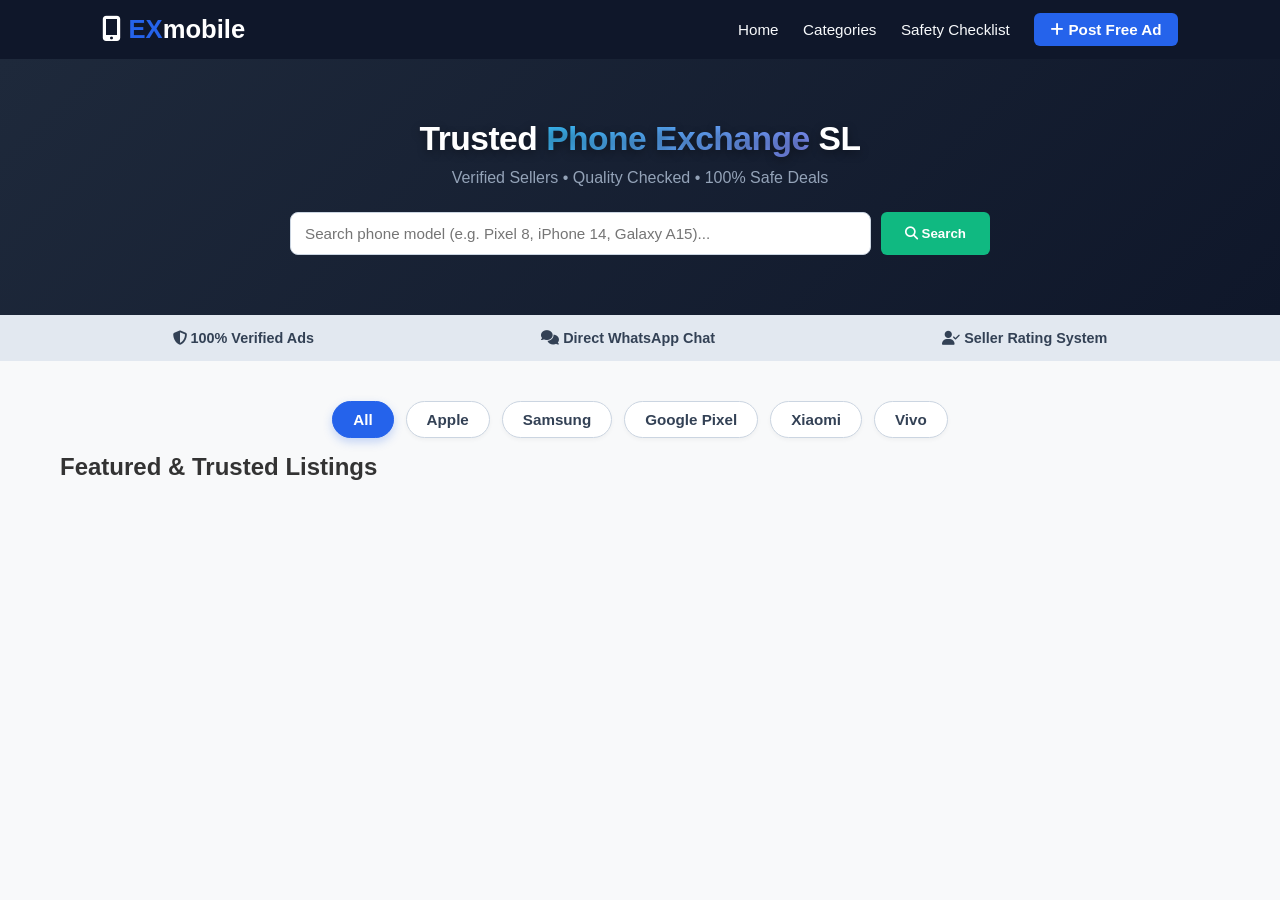
<file: index.html>
<!DOCTYPE html>
<html lang="en">
<head>
    <meta charset="UTF-8">
    <meta name="viewport" content="width=device-width, initial-scale=1.0">
    <title>EXmobile | Trusted Used Phone Marketplace</title>
    <link rel="stylesheet" href="style.css">
    <link rel="stylesheet" href="https://cdnjs.cloudflare.com/ajax/libs/font-awesome/6.4.0/css/all.min.css">
</head>
<body>

    <!-- Header Navigation -->
    <header class="navbar">
        <div class="logo">
            <i class="fa-solid fa-mobile-screen-button"></i> <span>EX</span>mobile
        </div>
        <nav class="nav-links">
            <a href="index.html">Home</a>
            <a href="#categories">Categories</a>
            <a href="javascript:void(0)" onclick="openSafetyModal()">Safety Checklist</a>
            <a href="post-ad.html" class="btn-post"><i class="fa-solid fa-plus"></i> Post Free Ad</a>
        </nav>
    </header>

<!-- Search Hero Banner -->
<section class="hero">
    <h1 class="animated-heading">
        Trusted <span class="gradient-text">Phone Exchange</span> SL
    </h1>
    <p>Verified Sellers • Quality Checked • 100% Safe Deals</p>
    
    <div class="search-box">
        <input type="text" placeholder="Search phone model (e.g. Pixel 8, iPhone 14, Galaxy A15)...">
        <button class="btn-search"><i class="fa-solid fa-magnifying-glass"></i> Search</button>
    </div>
</section>

    <!-- Trust Indicator Bar -->
    <section class="trust-bar">
        <div class="trust-item"><i class="fa-solid fa-shield-halved"></i> 100% Verified Ads</div>
        <div class="trust-item"><i class="fa-solid fa-comments"></i> Direct WhatsApp Chat</div>
        <div class="trust-item"><i class="fa-solid fa-user-check"></i> Seller Rating System</div>
    </section>

    <!-- Main Listings Section -->
    <main class="container">

        <!-- Category Filter Buttons Section -->
        <section id="categories" class="category-section">
            <div class="categories">
                <button class="cat-btn active" onclick="filterByCategory('all', this)">All</button>
                <button class="cat-btn" onclick="filterByCategory('apple', this)">Apple</button>
                <button class="cat-btn" onclick="filterByCategory('samsung', this)">Samsung</button>
                <button class="cat-btn" onclick="filterByCategory('pixel', this)">Google Pixel</button>
                <button class="cat-btn" onclick="filterByCategory('xiaomi', this)">Xiaomi</button>
                <button class="cat-btn" onclick="filterByCategory('vivo', this)">Vivo</button>
            </div>
        </section>

        <h2>Featured & Trusted Listings</h2>
        
        <div class="phone-grid">
            <!-- Dynamic Ads Load වේ -->
        </div>
    </main>

    <!-- Safety Checklist Modal -->
<div id="safetyModal" class="modal">
    <div class="modal-content">
        <span class="close-btn" onclick="closeSafetyModal()">&times;</span>
        <h2><i class="fa-solid fa-shield-halved" style="color: #2563eb;"></i> Buyer Safety Checklist</h2>
        <p class="modal-sub">EXmobile හරහා ෆෝන් එකක් මිලදී ගැනීමට පෙර මේ කරුණු ගැන සැලකිලිමත් වන්න:</p>
        
        <ul class="safety-list">
            <li><i class="fa-solid fa-circle-check"></i> <strong>Direct Inspection:</strong> ෆෝන් එක පරීක්ෂා කිරීමට පෙර කිසිවිටෙකත් අත්පිට මුදල් (Advance payments) තැන්පත් නොකරන්න.</li>
            <li><i class="fa-solid fa-circle-check"></i> <strong>Public Meeting:</strong> සෙලර් හමුවීමට ප්‍රසිද්ධ, ආරක්ෂිත ස්ථානයක් (Public Place) තෝරාගන්න.</li>
            <li><i class="fa-solid fa-circle-check"></i> <strong>IMEI & TRC Check:</strong> `*#06#` ඩයල් කර IMEI අංකය TRCSL අනුමත දැයි පරීක්ෂා කර බලන්න.</li>
            <li><i class="fa-solid fa-circle-check"></i> <strong>Hardware Check:</strong> Display, Camera, Charging Port සහ Display Touch නිසි ලෙස වැඩ කරනවාදැයි පරීක්ෂා කරන්න.</li>
            <li><i class="fa-solid fa-circle-check"></i> <strong>Account Logout:</strong> ෆෝන් එක ගැනීමට පෙර Apple ID / iCloud / Google Accounts ඉවත් කර (Reset) ඇති බව තහවුරු කරගන්න.</li>
        </ul>
    </div>
</div>

    <script>
let allAds = [];

async function loadAds() {
    try {
        // Vercel Live Backend URL එක මඟින් Update කරන ලදී
        const response = await fetch('https://exmobile-backend-api.vercel.app/api/ads');
        allAds = await response.json();
        renderAds(allAds);
    } catch (error) {
        console.error('Error loading ads:', error);
    }
}

function renderAds(adsToDisplay) {
    const adsContainer = document.querySelector('.phone-grid');
    if (!adsContainer) return;

    if (adsToDisplay.length === 0) {
        adsContainer.innerHTML = `
            <div style="grid-column: 1/-1; text-align: center; padding: 40px; color: #666;">
                <i class="fa-solid fa-circle-exclamation" style="font-size: 2rem; margin-bottom: 10px;"></i>
                <p>දැනට එක ගැලපෙන Ad එකක්වත් නැත.</p>
            </div>`;
        return;
    }

    adsContainer.innerHTML = ''; 

    adsToDisplay.forEach(ad => {
        let mainImage = 'https://via.placeholder.com/300x200?text=No+Image';
        if (Array.isArray(ad.images) && ad.images.length > 0) {
            mainImage = ad.images[0];
        } else if (typeof ad.images === 'string' && ad.images.trim() !== '') {
            mainImage = ad.images;
        }

        const formattedPhone = ad.whatsapp ? '94' + ad.whatsapp.toString().replace(/^0/, '') : '';

        const adCard = `
            <div class="card" onclick="window.location.href='ad-details.html?id=${ad._id}'" style="cursor: pointer;">
                <div class="img-container">
                    <img src="${mainImage}" alt="${ad.model || 'Phone'}">
                </div>
                <div class="card-content">
                    <div class="category">${ad.brand || 'Mobile'}</div>
                    <h3>${ad.brand || ''} ${ad.model || ''} (${ad.storage || 'N/A'})</h3>
                    <p class="condition">
                        <i class="fa-solid fa-shield"></i> 
                        ${ad.batteryHealth ? 'Battery ' + ad.batteryHealth + '% • ' : ''} ${ad.condition || 'Used'}
                    </p>
                    <div class="price">Rs. ${Number(ad.price || 0).toLocaleString()}</div>
                    <div class="seller-info">
                        <span><i class="fa-solid fa-location-dot"></i> ${ad.location || 'Sri Lanka'}</span>
                        <span class="rating">Seller: ${ad.sellerName || 'Private'}</span>
                    </div>
                    <a href="https://wa.me/${formattedPhone}?text=Hi,%20I'm%20interested%20in%20your%20${encodeURIComponent((ad.brand || '') + ' ' + (ad.model || ''))}%20listed%20on%20EXmobile" 
                       target="_blank" class="btn-contact" onclick="event.stopPropagation();">
                        <i class="fa-brands fa-whatsapp"></i> Chat with Seller
                    </a>
                </div>
            </div>
        `;
        adsContainer.innerHTML += adCard;
    });
}

// Search Input එකෙන් Filter කිරීම
function filterAds() {
    const searchInput = document.querySelector('.search-box input').value.toLowerCase().trim();

    // Search කරද්දී category buttons වල active state එක ගලවනවා
    const buttons = document.querySelectorAll('.cat-btn');
    buttons.forEach(btn => btn.classList.remove('active'));

    const filtered = allAds.filter(ad => {
        return searchInput === '' || 
            (ad.model && ad.model.toLowerCase().includes(searchInput)) || 
            (ad.brand && ad.brand.toLowerCase().includes(searchInput)) ||
            (ad.description && ad.description.toLowerCase().includes(searchInput)) ||
            (ad.location && ad.location.toLowerCase().includes(searchInput));
    });

    renderAds(filtered);
}

// Category Buttons වලින් Filter කිරීම
function filterByCategory(brand, buttonElement) {
    const buttons = document.querySelectorAll('.cat-btn');
    buttons.forEach(btn => btn.classList.remove('active'));
    if (buttonElement) {
        buttonElement.classList.add('active');
    }

    const searchInput = document.querySelector('.search-box input');
    if (searchInput) searchInput.value = '';

    if (brand === 'all') {
        renderAds(allAds);
    } else {
        const filtered = allAds.filter(ad => {
            if (!ad.brand) return false;
            const adBrand = ad.brand.toLowerCase();
            if (brand === 'pixel') {
                return adBrand.includes('pixel') || adBrand.includes('google');
            }
            return adBrand.includes(brand.toLowerCase());
        });
        renderAds(filtered);
    }
}

document.addEventListener('DOMContentLoaded', () => {
    loadAds();

    const searchBtn = document.querySelector('.btn-search');
    if (searchBtn) {
        searchBtn.addEventListener('click', (e) => {
            e.preventDefault();
            filterAds();
        });
    }

    const searchInput = document.querySelector('.search-box input');
    if (searchInput) {
        searchInput.addEventListener('keyup', (e) => {
            if (e.key === 'Enter') filterAds();
        });
    }
});

// Safety Modal Open / Close Functions
function openSafetyModal() {
    document.getElementById('safetyModal').style.display = 'block';
}

function closeSafetyModal() {
    document.getElementById('safetyModal').style.display = 'none';
}

// Modal එකෙන් එළිය ක්ලික් කළාම Close වීම
window.addEventListener('click', (e) => {
    const modal = document.getElementById('safetyModal');
    if (e.target === modal) {
        closeSafetyModal();
    }
});
</script>

</body>
</html>
</file>
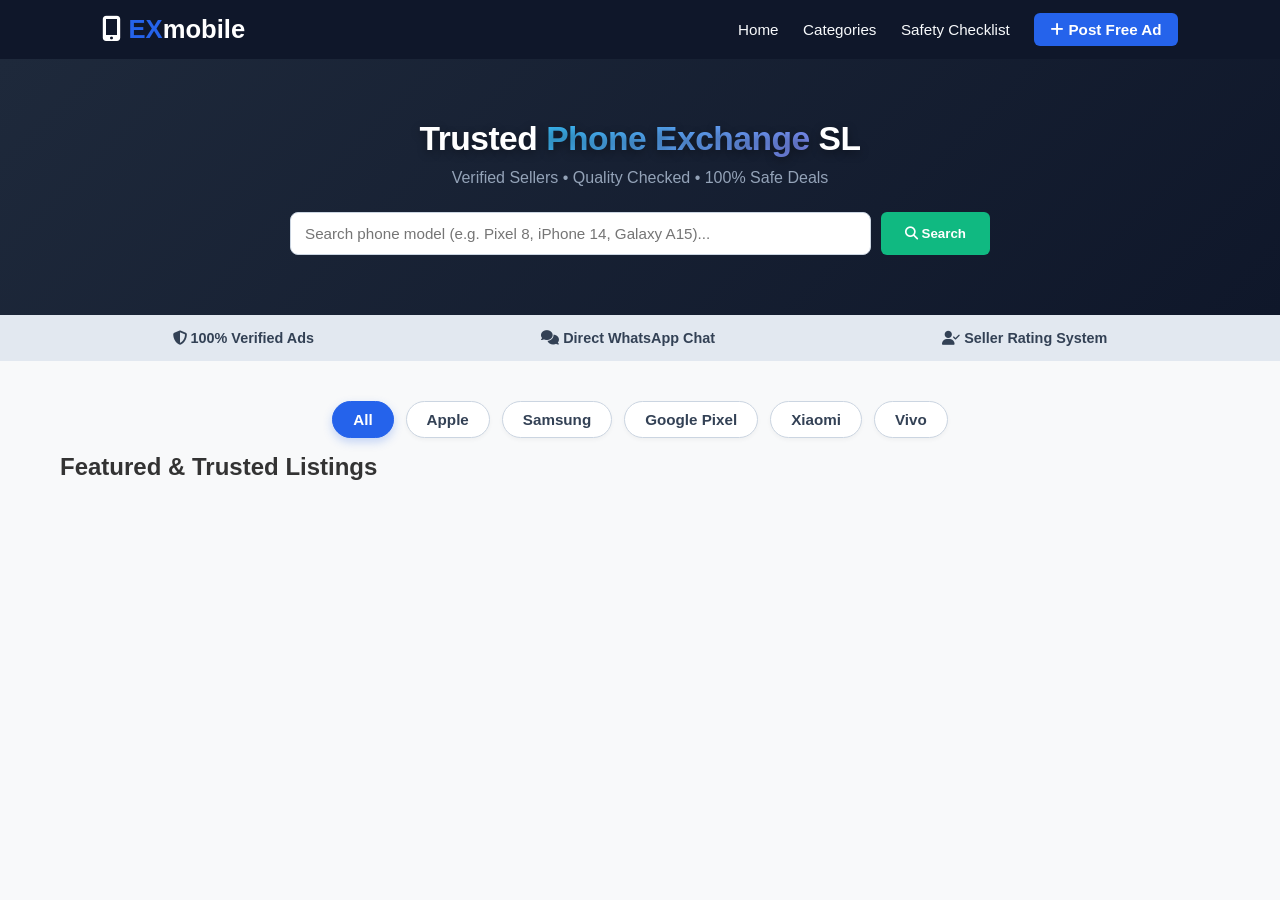
<file: ad-details.html>
<!DOCTYPE html>
<html lang="en">
<head>
    <meta charset="UTF-8">
    <meta name="viewport" content="width=device-width, initial-scale=1.0">
    <title>Ad Details | EXmobile</title>
    <link rel="stylesheet" href="style.css">
    <link rel="stylesheet" href="https://cdnjs.cloudflare.com/ajax/libs/font-awesome/6.4.0/css/all.min.css">
    <style>
        .details-container {
            max-width: 1100px;
            margin: 30px auto;
            padding: 0 20px;
            display: grid;
            grid-template-columns: 1fr 1fr;
            gap: 30px;
        }

        @media (max-width: 768px) {
            .details-container {
                grid-template-columns: 1fr;
            }
        }

        /* Image Gallery */
        .gallery-box {
            display: flex;
            flex-direction: column;
            gap: 15px;
        }

        .main-img-box {
            width: 100%;
            height: 380px;
            background: #f4f4f4;
            border-radius: 12px;
            overflow: hidden;
            display: flex;
            align-items: center;
            justify-content: center;
            border: 1px solid #e2e8f0;
        }

        .main-img-box img {
            max-width: 100%;
            max-height: 100%;
            object-fit: contain;
        }

        .thumbnails {
            display: flex;
            gap: 10px;
            overflow-x: auto;
        }

        .thumb-img {
            width: 80px;
            height: 80px;
            border-radius: 8px;
            object-fit: cover;
            cursor: pointer;
            border: 2px solid transparent;
            background: #eee;
        }

        .thumb-img.active, .thumb-img:hover {
            border-color: #2563eb;
        }

        /* Information Box */
        .info-box {
            background: #fff;
            padding: 25px;
            border-radius: 12px;
            box-shadow: 0 4px 12px rgba(0,0,0,0.05);
            border: 1px solid #e2e8f0;
        }

        .brand-badge {
            display: inline-block;
            background: #eff6ff;
            color: #2563eb;
            font-weight: 600;
            padding: 4px 12px;
            border-radius: 20px;
            font-size: 0.85rem;
            margin-bottom: 10px;
            text-transform: uppercase;
        }

        .ad-title {
            font-size: 1.8rem;
            color: #1e293b;
            margin-bottom: 10px;
        }

        .ad-price {
            font-size: 1.8rem;
            font-weight: 700;
            color: #16a34a;
            margin-bottom: 20px;
        }

        .specs-grid {
            display: grid;
            grid-template-columns: 1fr 1fr;
            gap: 12px;
            background: #f8fafc;
            padding: 15px;
            border-radius: 8px;
            margin-bottom: 20px;
        }

        .spec-item {
            font-size: 0.95rem;
            color: #475569;
        }

        .spec-item i {
            color: #2563eb;
            margin-right: 6px;
        }

        .description-box {
            margin-bottom: 25px;
        }

        .description-box h4 {
            margin-bottom: 8px;
            color: #1e293b;
        }

        .description-box p {
            color: #64748b;
            line-height: 1.6;
            white-space: pre-line;
        }

        .seller-card {
            background: #f1f5f9;
            padding: 15px;
            border-radius: 8px;
            margin-bottom: 20px;
        }

        .btn-whatsapp-large {
            display: flex;
            align-items: center;
            justify-content: center;
            gap: 10px;
            background: #25d366;
            color: white;
            text-decoration: none;
            padding: 14px;
            font-size: 1.1rem;
            font-weight: 600;
            border-radius: 8px;
            transition: background 0.2s;
        }

        .btn-whatsapp-large:hover {
            background: #1eb954;
        }

        .back-btn {
            display: inline-block;
            margin: 20px 0 0 20px;
            color: #2563eb;
            text-decoration: none;
            font-weight: 600;
        }
    </style>
</head>
<body>

    <header class="navbar">
        <div class="logo">
            <i class="fa-solid fa-mobile-screen-button"></i> <span>EX</span>mobile
        </div>
        <nav class="nav-links">
            <a href="index.html">Home</a>
            <a href="post-ad.html" class="btn-post"><i class="fa-solid fa-plus"></i> Post Free Ad</a>
        </nav>
    </header>

    <a href="index.html" class="back-btn"><i class="fa-solid fa-arrow-left"></i> Back to All Ads</a>

    <div class="details-container">
        <!-- Photo Gallery -->
        <div class="gallery-box">
            <div class="main-img-box">
                <img id="mainImage" src="https://via.placeholder.com/400x300?text=Loading..." alt="Phone Image">
            </div>
            <div class="thumbnails" id="thumbnailContainer">
                <!-- Thumbnails will load here -->
            </div>
        </div>

        <!-- Details -->
        <div class="info-box">
            <span class="brand-badge" id="brandName">Brand</span>
            <h1 class="ad-title" id="adTitle">Loading Model...</h1>
            <div class="ad-price" id="adPrice">Rs. 0</div>

            <div class="specs-grid">
                <div class="spec-item"><i class="fa-solid fa-microchip"></i> Storage: <strong id="specStorage">-</strong></div>
                <div class="spec-item"><i class="fa-solid fa-battery-three-quarters"></i> Battery: <strong id="specBattery">-</strong></div>
                <div class="spec-item"><i class="fa-solid fa-circle-check"></i> Condition: <strong id="specCondition">-</strong></div>
                <div class="spec-item"><i class="fa-solid fa-location-dot"></i> Location: <strong id="specLocation">-</strong></div>
            </div>

            <div class="description-box">
                <h4>Description</h4>
                <p id="adDescription">Loading description...</p>
            </div>

            <div class="seller-card">
                <h4>Seller Information</h4>
                <p><i class="fa-solid fa-user"></i> <span id="sellerName">Seller</span></p>
                <p><i class="fa-solid fa-location-dot"></i> <span id="sellerLocation">Location</span></p>
            </div>

<a href="#" id="whatsappBtn" target="_blank" class="btn-whatsapp-large">
                <i class="fa-brands fa-whatsapp"></i> Chat with Seller on WhatsApp
            </a>

            <!-- මෙන්න මේ Delete Button එක එකතු කරන්න -->
            <button onclick="deleteAd(adId)" style="background-color: #ef4444; color: white; border: none; padding: 12px; border-radius: 8px; cursor: pointer; font-weight: 600; width: 100%; margin-top: 12px; font-size: 1rem; display: flex; align-items: center; justify-content: center; gap: 8px;">
                <i class="fa-solid fa-trash"></i> Delete This Ad
            </button>
        </div>
    </div>

    <script>
    // URL එකෙන් Ad ID එක ලබාගැනීම
    const urlParams = new URLSearchParams(window.location.search);
    const adId = urlParams.get('id');

    async function fetchAdDetails() {
        if (!adId) {
            alert('Invalid Ad Request!');
            window.location.href = 'index.html';
            return;
        }

        try {
            // Vercel Live Backend URL එක මඟින් Update කරන ලදී
            const response = await fetch(`https://exmobile-backend-api.vercel.app/api/ads/${adId}`);
            
            if (!response.ok) {
                alert('Ad Not Found!');
                window.location.href = 'index.html';
                return;
            }

            const ad = await response.json();

            // Data Bind කිරීම
            if (document.getElementById('brandName')) document.getElementById('brandName').innerText = ad.brand || 'Phone';
            if (document.getElementById('adTitle')) document.getElementById('adTitle').innerText = `${ad.brand || ''} ${ad.model || ''}`;
            if (document.getElementById('adPrice')) document.getElementById('adPrice').innerText = `Rs. ${Number(ad.price || 0).toLocaleString()}`;
            
            if (document.getElementById('specStorage')) document.getElementById('specStorage').innerText = ad.storage || 'N/A';
            if (document.getElementById('specBattery')) document.getElementById('specBattery').innerText = ad.batteryHealth ? `${ad.batteryHealth}%` : 'N/A';
            if (document.getElementById('specCondition')) document.getElementById('specCondition').innerText = ad.condition || 'Used';
            if (document.getElementById('specLocation')) document.getElementById('specLocation').innerText = ad.location || 'N/A';

            if (document.getElementById('adDescription')) document.getElementById('adDescription').innerText = ad.description || 'No description provided.';
            if (document.getElementById('sellerName')) document.getElementById('sellerName').innerText = ad.sellerName || 'Private Seller';
            if (document.getElementById('sellerLocation')) document.getElementById('sellerLocation').innerText = ad.location || 'Sri Lanka';

            // WhatsApp Button setup
            const whatsappBtn = document.getElementById('whatsappBtn');
            if (whatsappBtn) {
                const formattedPhone = ad.whatsapp ? '94' + ad.whatsapp.toString().replace(/^0/, '') : '';
                const waMessage = encodeURIComponent(`Hi, I saw your ad for "${ad.brand} ${ad.model}" on EXmobile. Is it still available?`);
                whatsappBtn.href = `https://wa.me/${formattedPhone}?text=${waMessage}`;
            }

            // Image Gallery Handling
            const mainImg = document.getElementById('mainImage');
            const thumbContainer = document.getElementById('thumbnailContainer');

            let imageList = [];
            if (Array.isArray(ad.images) && ad.images.length > 0) {
                imageList = ad.images;
            } else if (typeof ad.images === 'string' && ad.images.trim() !== '') {
                imageList = [ad.images];
            } else if (ad.photo) {
                imageList = Array.isArray(ad.photo) ? ad.photo : [ad.photo];
            }

            if (mainImg) {
                if (imageList.length > 0) {
                    mainImg.src = imageList[0];
                    
                    if (thumbContainer) {
                        thumbContainer.innerHTML = '';
                        imageList.forEach((imgUrl, index) => {
                            const thumb = document.createElement('img');
                            thumb.src = imgUrl;
                            thumb.classList.add('thumb-img');
                            if (index === 0) thumb.classList.add('active');

                            thumb.addEventListener('click', () => {
                                mainImg.src = imgUrl;
                                document.querySelectorAll('.thumb-img').forEach(t => t.classList.remove('active'));
                                thumb.classList.add('active');
                            });

                            thumbContainer.appendChild(thumb);
                        });
                    }
                } else {
                    mainImg.src = 'https://via.placeholder.com/400x300?text=No+Image+Uploaded';
                }
            }

        } catch (error) {
            console.error('Error fetching ad details:', error);
            alert('Failed to load ad details. Please check your backend connection.');
        }
    }

    document.addEventListener('DOMContentLoaded', fetchAdDetails);






        // Ad එකක් Delete කරන Function එක
async function deleteAd(adId) {
  const confirmDelete = confirm("ඔබට විශ්වාසද මෙම Ad එක Delete කිරීමට අවශ්‍ය බව?");
  
  if (confirmDelete) {
    try {
      const response = await fetch(`https://exmobile-backend-api.vercel.app/api/ads/${adId}`, {
        method: 'DELETE',
      });

      if (response.ok) {
        alert("Ad එක සාර්ථකව Delete විය!");
        window.location.href = 'index.html'; // Home Page එකට යැවීම
      } else {
        alert("Delete කිරීමට නොහැකි විය. නැවත උත්සාහ කරන්න.");
      }
    } catch (error) {
      console.error('Error deleting ad:', error);
      alert("සර්වර් එකේ දෝෂයක් ආවා!");
    }
  }
}
</script>

</body>
</html>
</file>
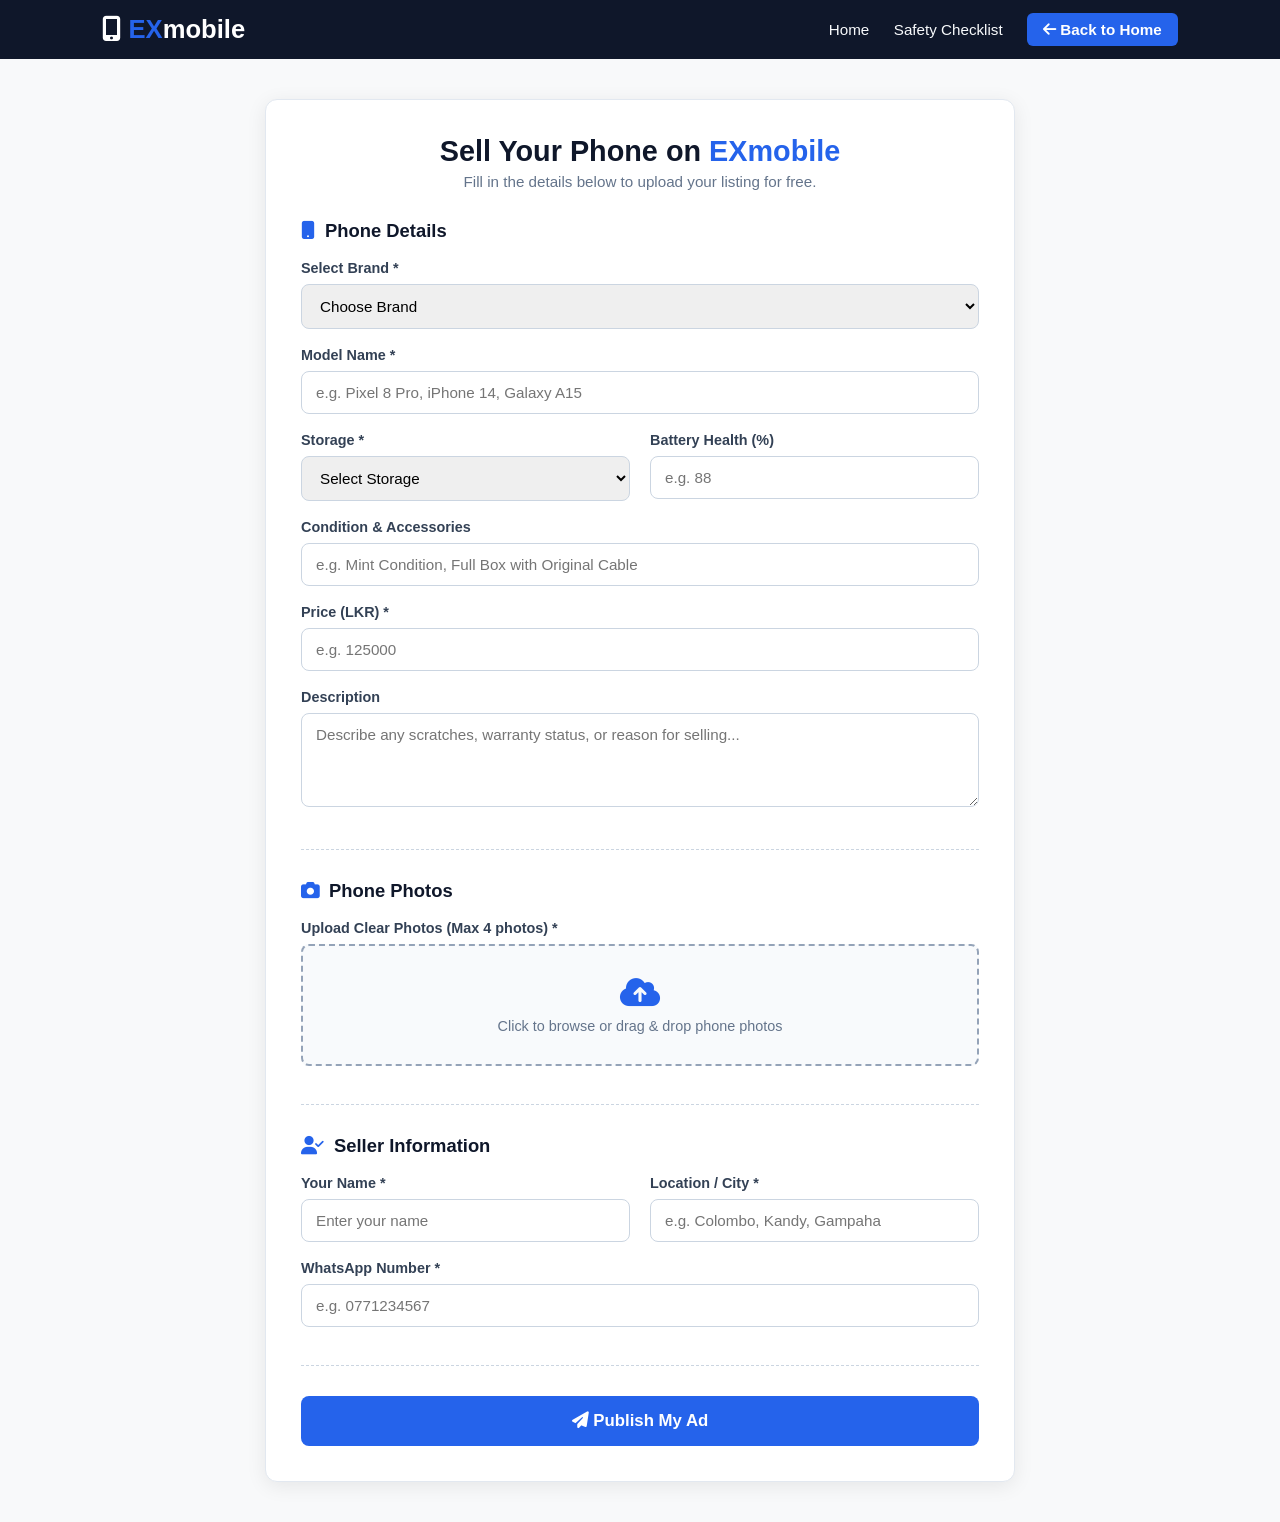
<file: post-ad.html>
<!DOCTYPE html>
<html lang="en">
<head>
    <meta charset="UTF-8">
    <meta name="viewport" content="width=device-width, initial-scale=1.0">
    <title>Post Free Ad | EXmobile</title>
    <link rel="stylesheet" href="style.css">
    <link rel="stylesheet" href="https://cdnjs.cloudflare.com/ajax/libs/font-awesome/6.4.0/css/all.min.css">
</head>
<body>

    <!-- Header Navigation -->
    <header class="navbar">
        <div class="logo">
            <i class="fa-solid fa-mobile-screen-button"></i> <span>EX</span>mobile
        </div>
        <nav class="nav-links">
            <a href="index.html">Home</a>
            <a href="index.html">Safety Checklist</a>
            <a href="index.html" class="btn-post"><i class="fa-solid fa-arrow-left"></i> Back to Home</a>
        </nav>
    </header>

    <!-- Post Ad Form Container -->
    <div class="form-container">
        <div class="form-header">
            <h2>Sell Your Phone on <span>EXmobile</span></h2>
            <p>Fill in the details below to upload your listing for free.</p>
        </div>

        <form id="adForm" class="post-ad-form" enctype="multipart/form-data">
            
            <!-- Section 1: Phone Details -->
            <div class="form-section">
                <h3><i class="fa-solid fa-mobile-button"></i> Phone Details</h3>
                
                <div class="form-group">
                    <label>Select Brand *</label>
                    <select id="brand" required>
                        <option value="">Choose Brand</option>
                        <option value="apple">Apple</option>
                        <option value="samsung">Samsung</option>
                        <option value="google">Google Pixel</option>
                        <option value="xiaomi">Xiaomi / Redmi</option>
                        <option value="other">Other</option>
                    </select>
                </div>

                <div class="form-group">
                    <label>Model Name *</label>
                    <input type="text" id="model" placeholder="e.g. Pixel 8 Pro, iPhone 14, Galaxy A15" required>
                </div>

                <div class="form-row">
                    <div class="form-group">
                        <label>Storage *</label>
                        <select id="storage" required>
                            <option value="">Select Storage</option>
                            <option value="64GB">64 GB</option>
                            <option value="128GB">128 GB</option>
                            <option value="256GB">256 GB</option>
                            <option value="512GB">512 GB or above</option>
                        </select>
                    </div>

                    <div class="form-group">
                        <label>Battery Health (%)</label>
                        <input type="number" id="batteryHealth" min="50" max="100" placeholder="e.g. 88">
                    </div>
                </div>

                <div class="form-group">
                    <label>Condition & Accessories</label>
                    <input type="text" id="condition" placeholder="e.g. Mint Condition, Full Box with Original Cable">
                </div>

                <div class="form-group">
                    <label>Price (LKR) *</label>
                    <input type="number" id="price" placeholder="e.g. 125000" required>
                </div>

                <div class="form-group">
                    <label>Description</label>
                    <textarea id="description" rows="4" placeholder="Describe any scratches, warranty status, or reason for selling..."></textarea>
                </div>
            </div>

            <!-- Section 2: Photos Upload -->
            <div class="form-section">
                <h3><i class="fa-solid fa-camera"></i> Phone Photos</h3>
                <div class="form-group">
                    <label>Upload Clear Photos (Max 4 photos) *</label>
                    <div class="file-upload-box">
                        <i class="fa-solid fa-cloud-arrow-up"></i>
                        <p>Click to browse or drag & drop phone photos</p>
                        <input type="file" id="photos" multiple accept="image/*" required>
                    </div>
                </div>
            </div>

            <!-- Section 3: Contact Details -->
            <div class="form-section">
                <h3><i class="fa-solid fa-user-check"></i> Seller Information</h3>
                
                <div class="form-row">
                    <div class="form-group">
                        <label>Your Name *</label>
                        <input type="text" id="sellerName" placeholder="Enter your name" required>
                    </div>

                    <div class="form-group">
                        <label>Location / City *</label>
                        <input type="text" id="location" placeholder="e.g. Colombo, Kandy, Gampaha" required>
                    </div>
                </div>

                <div class="form-group">
                    <label>WhatsApp Number *</label>
                    <input type="tel" id="whatsapp" placeholder="e.g. 0771234567" required>
                </div>
            </div>

            <!-- Submit Button -->
            <button type="submit" class="btn-submit-ad"><i class="fa-solid fa-paper-plane"></i> Publish My Ad</button>

        </form>
    </div>

    <script>
document.getElementById('adForm').addEventListener('submit', async (e) => {
    e.preventDefault();

    const formData = new FormData();
    formData.append('brand', document.getElementById('brand').value);
    formData.append('model', document.getElementById('model').value);
    formData.append('storage', document.getElementById('storage').value);
    formData.append('batteryHealth', document.getElementById('batteryHealth').value);
    formData.append('condition', document.getElementById('condition').value);
    formData.append('price', document.getElementById('price').value);
    formData.append('description', document.getElementById('description').value);
    formData.append('sellerName', document.getElementById('sellerName').value);
    formData.append('location', document.getElementById('location').value);
    formData.append('whatsapp', document.getElementById('whatsapp').value);

    // Image Input එකෙන් Files ලබා ගැනීම
    const fileInput = document.getElementById('photos');
    if (fileInput && fileInput.files.length > 0) {
        for (let i = 0; i < fileInput.files.length; i++) {
            formData.append('photos', fileInput.files[i]);
        }
    }

    try {
        // Vercel Live Backend URL එක මඟින් Update කරන ලදී
        const response = await fetch('https://exmobile-backend-api.vercel.app/api/ads', {
            method: 'POST',
            body: formData
        });

        const result = await response.json();
        if (response.ok && result.success !== false) {
            alert('Ad Published Successfully!');
            window.location.href = 'index.html';
        } else {
            alert('Error: ' + (result.message || 'Failed to post ad'));
        }
    } catch (error) {
        console.error('Error submitting ad:', error);
        alert('Server connection failed!');
    }
});
</script>

</body>
</html>
</file>
<file: style.css>
* {
    margin: 0;
    padding: 0;
    box-sizing: border-box;
    font-family: 'Segoe UI', Tahoma, Geneva, Verdana, sans-serif;
}

body {
    background-color: #f8f9fa;
    color: #333;
}

/* Navbar */
.navbar {
    display: flex;
    justify-content: space-between;
    align-items: center;
    background-color: #0f172a;
    padding: 15px 8%;
    color: white;
}

.logo {
    font-size: 1.6rem;
    font-weight: bold;
    color: #ffffff;
}

.logo span {
    color: #2563eb;
}

.nav-links a {
    color: #f8fafc;
    text-decoration: none;
    margin-left: 20px;
    font-size: 0.95rem;
}

.btn-post {
    background-color: #2563eb;
    padding: 8px 16px;
    border-radius: 6px;
    font-weight: bold;
    color: white !important;
}

.btn-post:hover {
    background-color: #1d4ed8;
}

/* Hero Section */
.hero {
    background: linear-gradient(135deg, #1e293b, #0f172a);
    color: white;
    text-align: center;
    padding: 60px 20px;
}

.hero h1 { font-size: 2.2rem; margin-bottom: 10px; }
.hero h1 span { color: #38bdf8; }
.hero p { color: #94a3b8; margin-bottom: 25px; }

.search-box {
    display: flex;
    justify-content: center;
    max-width: 700px;
    margin: 0 auto;
    gap: 10px;
    flex-wrap: wrap;
}

.search-box select, .search-box input {
    padding: 12px;
    border: none;
    border-radius: 6px;
    font-size: 1rem;
}

.search-box input { flex: 1; min-width: 200px; }

.btn-search {
    background-color: #10b981;
    color: white;
    border: none;
    padding: 12px 24px;
    border-radius: 6px;
    cursor: pointer;
    font-weight: bold;
}

/* Trust Bar */
.trust-bar {
    display: flex;
    justify-content: space-around;
    background-color: #e2e8f0;
    padding: 15px 5%;
    font-size: 0.9rem;
    font-weight: 600;
    color: #334155;
    flex-wrap: wrap;
    gap: 10px;
}

/* Grid & Card Layout */
.container {
    max-width: 1200px;
    margin: 40px auto;
    padding: 0 20px;
}

.container h2 { margin-bottom: 25px; }

.phone-grid {
    display: grid;
    grid-template-columns: repeat(auto-fit, minmax(280px, 1fr));
    gap: 25px;
}

.card {
    background: white;
    border-radius: 10px;
    overflow: hidden;
    box-shadow: 0 4px 15px rgba(0,0,0,0.05);
    position: relative;
    transition: transform 0.2s ease;
    border: 1px solid #e2e8f0;
}

.card:hover { transform: translateY(-5px); }

.badge-verified {
    position: absolute;
    top: 12px;
    left: 12px;
    background-color: #10b981;
    color: white;
    padding: 4px 10px;
    font-size: 0.75rem;
    font-weight: bold;
    border-radius: 20px;
    z-index: 2;
}

.img-container img {
    width: 100%;
    height: 200px;
    object-fit: cover;
}

.card-content { padding: 18px; }
.category { font-size: 0.8rem; color: #64748b; text-transform: uppercase; }
.card-content h3 { font-size: 1.1rem; margin: 5px 0; color: #0f172a; }
.condition { font-size: 0.85rem; color: #16a34a; margin-bottom: 10px; }
.price { font-size: 1.3rem; font-weight: bold; color: #2563eb; margin-bottom: 12px; }

.seller-info {
    display: flex;
    justify-content: space-between;
    font-size: 0.8rem;
    color: #64748b;
    margin-bottom: 15px;
    border-top: 1px solid #f1f5f9;
    padding-top: 10px;
}

.rating { color: #f59e0b; font-weight: bold; }

.btn-contact {
    display: block;
    text-align: center;
    background-color: #25d366;
    color: white;
    text-decoration: none;
    padding: 10px;
    border-radius: 6px;
    font-weight: bold;
    font-size: 0.9rem;
}






































































/* Post Ad Form Styling */
.form-container {
    max-width: 750px;
    margin: 40px auto;
    background: white;
    padding: 35px;
    border-radius: 12px;
    box-shadow: 0 4px 20px rgba(0,0,0,0.08);
    border: 1px solid #e2e8f0;
}

.form-header {
    text-align: center;
    margin-bottom: 30px;
}

.form-header h2 { font-size: 1.8rem; color: #0f172a; }
.form-header h2 span { color: #2563eb; }
.form-header p { color: #64748b; font-size: 0.95rem; margin-top: 5px; }

.form-section {
    margin-bottom: 30px;
    padding-bottom: 20px;
    border-bottom: 1px dashed #cbd5e1;
}

.form-section h3 {
    font-size: 1.15rem;
    color: #0f172a;
    margin-bottom: 18px;
    display: flex;
    align-items: center;
    gap: 10px;
}

.form-section h3 i { color: #2563eb; }

.form-group {
    margin-bottom: 18px;
}

.form-row {
    display: flex;
    gap: 20px;
}

.form-row .form-group { flex: 1; }

label {
    display: block;
    font-size: 0.9rem;
    font-weight: 600;
    color: #334155;
    margin-bottom: 8px;
}

input[type="text"],
input[type="number"],
input[type="tel"],
select,
textarea {
    width: 100%;
    padding: 12px 14px;
    border: 1px solid #cbd5e1;
    border-radius: 8px;
    font-size: 0.95rem;
    outline: none;
    transition: border-color 0.2s;
}

input:focus, select:focus, textarea:focus {
    border-color: #2563eb;
    box-shadow: 0 0 0 3px rgba(37, 99, 235, 0.1);
}

/* Custom File Upload Box */
.file-upload-box {
    border: 2px dashed #94a3b8;
    padding: 30px;
    text-align: center;
    border-radius: 8px;
    background-color: #f8fafc;
    position: relative;
    cursor: pointer;
}

.file-upload-box i {
    font-size: 2rem;
    color: #2563eb;
    margin-bottom: 10px;
}

.file-upload-box p {
    color: #64748b;
    font-size: 0.9rem;
}

.file-upload-box input[type="file"] {
    position: absolute;
    top: 0;
    left: 0;
    width: 100%;
    height: 100%;
    opacity: 0;
    cursor: pointer;
}

/* Submit Button */
.btn-submit-ad {
    width: 100%;
    background-color: #2563eb;
    color: white;
    border: none;
    padding: 15px;
    border-radius: 8px;
    font-size: 1.05rem;
    font-weight: bold;
    cursor: pointer;
    transition: background-color 0.2s;
}

.btn-submit-ad:hover {
    background-color: #1d4ed8;
}

@media (max-width: 600px) {
    .form-row { flex-direction: column; gap: 0; }
}







.cat-btn {
    padding: 8px 16px;
    border: 1px solid #cbd5e1;
    background: #fff;
    border-radius: 20px;
    cursor: pointer;
    font-weight: 500;
    transition: all 0.2s;
}

.cat-btn.active, .cat-btn:hover {
    background: #2563eb;
    color: #fff;
    border-color: #2563eb;
}













/* Category Buttons Bar Styles */
.category-section {
    margin: 25px 0 15px 0;
    text-align: center;
}

.categories {
    display: flex;
    justify-content: center;
    gap: 12px;
    flex-wrap: wrap;
    margin-top: 12px;
}

.cat-btn {
    padding: 9px 20px;
    border: 1px solid #cbd5e1;
    background: #ffffff;
    color: #334155;
    border-radius: 25px;
    cursor: pointer;
    font-weight: 600;
    font-size: 0.95rem;
    transition: all 0.2s ease-in-out;
    box-shadow: 0 2px 4px rgba(0,0,0,0.04);
}

.cat-btn.active, .cat-btn:hover {
    background: #2563eb;
    color: #ffffff;
    border-color: #2563eb;
    box-shadow: 0 4px 10px rgba(37, 99, 235, 0.25);
}









/* Safety Modal Styling */
.modal {
    display: none;
    position: fixed;
    z-index: 1000;
    left: 0;
    top: 0;
    width: 100%;
    height: 100%;
    background-color: rgba(0, 0, 0, 0.6);
    backdrop-filter: blur(4px);
}

.modal-content {
    background-color: #fff;
    margin: 8% auto;
    padding: 25px 30px;
    border-radius: 12px;
    width: 90%;
    max-width: 550px;
    position: relative;
    box-shadow: 0 10px 25px rgba(0,0,0,0.2);
    animation: modalSlide 0.3s ease-out;
}

@keyframes modalSlide {
    from { transform: translateY(-30px); opacity: 0; }
    to { transform: translateY(0); opacity: 1; }
}

.close-btn {
    position: absolute;
    right: 20px;
    top: 15px;
    font-size: 28px;
    font-weight: bold;
    color: #64748b;
    cursor: pointer;
}

.close-btn:hover {
    color: #0f172a;
}

.modal-content h2 {
    font-size: 1.4rem;
    margin-bottom: 5px;
}

.modal-sub {
    font-size: 0.9rem;
    color: #64748b;
    margin-bottom: 20px;
}

.safety-list {
    list-style: none;
    padding: 0;
}

.safety-list li {
    margin-bottom: 15px;
    font-size: 0.95rem;
    line-height: 1.5;
    color: #334155;
}

.safety-list i {
    color: #16a34a;
    margin-right: 8px;
}












@import url('https://fonts.googleapis.com/css2?family=Plus+Jakarta+Sans:wght@800;900&display=swap');

/* Compact & Punchy Hero Heading */
.hero h1.animated-heading {
    font-family: 'Plus Jakarta Sans', sans-serif;
    font-size: 2.1rem; /* Size එක ගානට අඩු කළා */
    font-weight: 900;
    line-height: 1.2;
    margin-bottom: 10px;
    letter-spacing: -0.5px;
    color: #ffffff;
    text-shadow: 0 3px 10px rgba(0, 0, 0, 0.4);
}

/* Dynamic Glowing Gradient Text */
.hero h1.animated-heading .gradient-text {
    background: linear-gradient(135deg, #38bdf8, #818cf8, #f472b6, #38bdf8);
    background-size: 300% 300%;
    -webkit-background-clip: text;
    -webkit-text-fill-color: transparent;
    display: inline-block;
    font-weight: 900;
    animation: shineGlow 5s ease infinite;
}

@keyframes shineGlow {
    0% { background-position: 0% 50%; }
    50% { background-position: 100% 50%; }
    100% { background-position: 0% 50%; }
}

@media (max-width: 768px) {
    .hero h1.animated-heading {
        font-size: 1.55rem; /* Mobile එකට ගානට Fit වෙන Size එක */
    }
}




/* Mobile Navigation Fix */
@media (max-width: 768px) {
  header {
    flex-direction: column;
    padding: 10px 15px;
  }

  nav {
    margin-top: 10px;
    width: 100%;
    display: flex;
    flex-wrap: wrap;
    justify-content: center;
    gap: 10px;
  }

  nav a {
    font-size: 14px;
  }

  .post-ad-btn {
    margin-top: 5px;
  }
}
</file>
